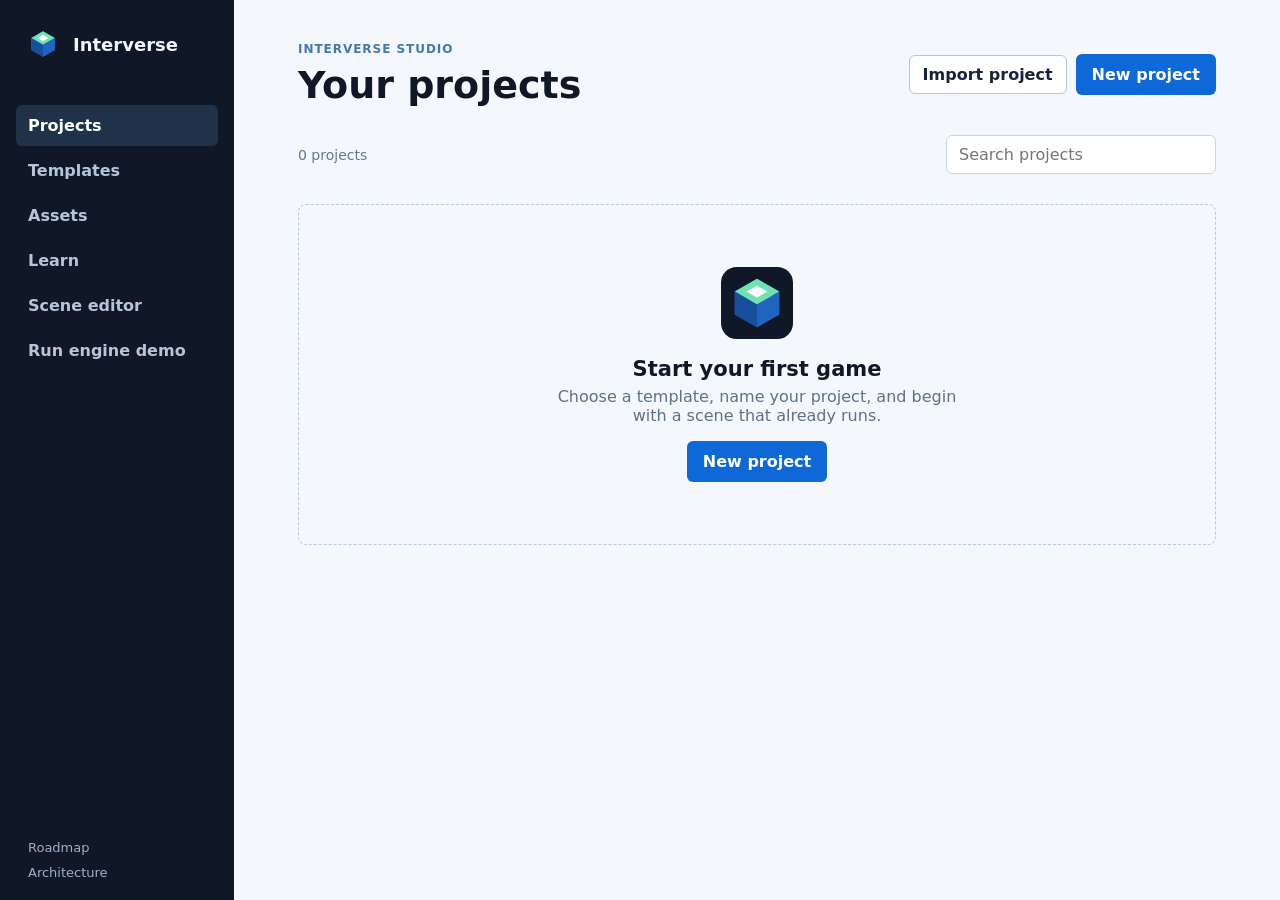
<file: docs/index.html>
<!doctype html>
<html lang="en">
  <head>
    <meta charset="utf-8" />
    <meta name="viewport" content="width=device-width, initial-scale=1" />
    <meta name="theme-color" content="#101827" />
    <meta name="apple-mobile-web-app-capable" content="yes" />
    <meta name="apple-mobile-web-app-status-bar-style" content="black-translucent" />
    <title>Interverse Studio</title>
    <link rel="manifest" href="manifest.webmanifest" />
    <link rel="icon" href="assets/interverse-mark.svg" type="image/svg+xml" />
    <link rel="apple-touch-icon" href="assets/interverse-mark-180.png" />
    <link rel="stylesheet" href="styles.css" />
  </head>
  <body>
    <div class="app-shell">
      <aside class="sidebar" aria-label="Main navigation">
        <a class="brand" href="./" aria-label="Interverse Studio home"><img src="assets/interverse-mark.svg" alt="" width="38" height="38" /><span>Interverse</span></a>
        <nav>
          <button class="nav-item active" type="button" data-view="projects">Projects</button>
          <button class="nav-item" type="button" data-view="templates">Templates</button>
          <button class="nav-item" type="button" data-view="assets">Assets</button>
          <button class="nav-item" type="button" data-view="learn">Learn</button>
          <a class="nav-item" href="editor/">Scene editor</a>
          <a class="nav-item" href="play/">Run engine demo</a>
        </nav>
        <div class="sidebar-footer"><a href="roadmap.md">Roadmap</a><a href="architecture.md">Architecture</a></div>
      </aside>
      <main>
        <header class="topbar"><div><p class="eyebrow">Interverse Studio</p><h1 id="view-title">Your projects</h1></div><div class="topbar-actions"><button class="secondary-button" id="import-project-button" type="button">Import project</button><button class="primary-button" id="new-project-button" type="button">New project</button></div></header>
        <section id="install-banner" class="install-banner" hidden aria-live="polite"><div><strong>Keep Studio close</strong><p id="install-copy">Install Interverse Studio for a focused, app-like workspace.</p></div><div class="install-actions"><button class="text-button" id="dismiss-install" type="button">Not now</button><button class="secondary-button" id="install-button" type="button">Install</button></div></section>
        <section class="content-view active" data-view-content="projects"><div class="project-toolbar"><p id="project-count" class="muted"></p><label class="search-field"><span class="sr-only">Search projects</span><input id="project-search" type="search" placeholder="Search projects" autocomplete="off" /></label></div><div id="project-grid" class="project-grid"></div><section id="empty-state" class="empty-state" hidden><img src="assets/interverse-mark.svg" alt="" width="72" height="72" /><h2>Start your first game</h2><p>Choose a template, name your project, and begin with a scene that already runs.</p><button class="primary-button" type="button" data-open-project-dialog>New project</button></section></section>
        <section class="content-view" data-view-content="templates" hidden><div class="section-heading"><p class="eyebrow">Starting points</p><h2>Templates made for the first playable build</h2></div><div id="template-grid" class="template-grid"></div></section>
        <section class="content-view" data-view-content="assets" hidden><div class="section-heading"><p class="eyebrow">Asset library</p><h2>Images ready for your scenes</h2><p class="muted">Imported images stay in this browser and can be placed as sprites in the scene editor.</p></div><div class="asset-toolbar"><button class="primary-button" id="import-assets-button" type="button">Upload images</button><p id="asset-count" class="muted"></p></div><button class="asset-drop-zone" id="asset-drop-zone" type="button">Drop images here or browse</button><div id="asset-grid" class="asset-grid"></div><section id="asset-empty-state" class="empty-state" hidden><img src="assets/interverse-mark.svg" alt="" width="72" height="72" /><h2>Import your first image</h2><p>Bring in a PNG, JPG, or WebP and place it directly in a scene.</p><button class="primary-button" type="button" data-import-assets>Upload images</button></section></section>
        <section class="content-view" data-view-content="learn" hidden><div class="section-heading"><p class="eyebrow">Learn by building</p><h2>The shortest route to a playable scene</h2></div><ol class="learning-path"><li><span>1</span><div><strong>Create a project</strong><p>Start from a focused 2D template instead of an empty scene.</p></div></li><li><span>2</span><div><strong>Build one interaction</strong><p>Place a player, an obstacle, and a goal before adding more systems.</p></div></li><li><span>3</span><div><strong>Play and share</strong><p>Use web preview first, then export through the native editor when it is ready.</p></div></li></ol></section>
      </main>
    </div>
    <dialog id="project-dialog" aria-labelledby="dialog-title"><form id="project-form" method="dialog"><div class="dialog-header"><div><p class="eyebrow">New project</p><h2 id="dialog-title">Choose a starting point</h2></div><button class="icon-button" type="button" id="close-dialog" aria-label="Close">&#215;</button></div><label class="form-label" for="project-name">Project name</label><input id="project-name" name="project-name" maxlength="48" placeholder="My first game" required /><fieldset><legend>Template</legend><div id="template-options" class="template-options"></div></fieldset><div class="dialog-actions"><button class="text-button" type="button" id="cancel-dialog">Cancel</button><button class="primary-button" type="submit">Create project</button></div></form></dialog>
    <input id="project-import" type="file" accept="application/json,.json,.interverse.json" hidden />
    <input id="asset-import" type="file" accept="image/png,image/jpeg,image/webp,image/gif" multiple hidden />
    <template id="project-card-template"><article class="project-card"><div class="project-art"><span></span></div><div class="project-card-content"><p class="project-template"></p><h2></h2><div class="project-meta"><span class="project-date"></span><div class="project-actions"><button class="open-project" type="button">Open</button><button class="delete-project" type="button">Remove</button></div></div></div></article></template>
    <script src="asset-library.js"></script>
    <script src="app.js"></script>
  </body>
</html>
</file>
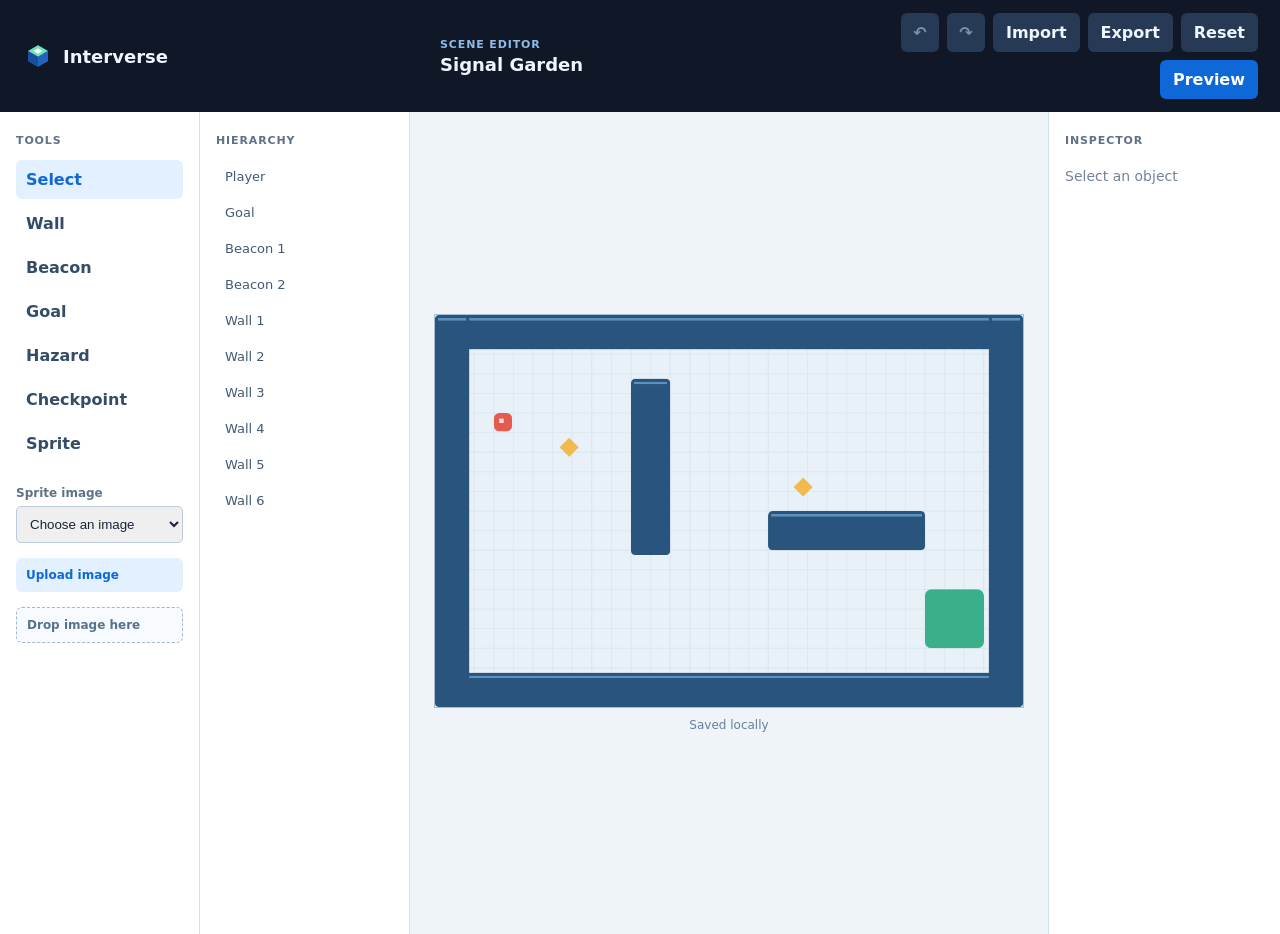
<file: docs/editor/index.html>
<!doctype html>
<html lang="en">
  <head>
    <meta charset="utf-8" />
    <meta name="viewport" content="width=device-width, initial-scale=1" />
    <meta name="theme-color" content="#101827" />
    <meta name="apple-mobile-web-app-capable" content="yes" />
    <title>Interverse Scene Editor</title>
    <link rel="manifest" href="../manifest.webmanifest" />
    <link rel="icon" href="../assets/interverse-mark.svg" type="image/svg+xml" />
    <link rel="apple-touch-icon" href="../assets/interverse-mark-180.png" />
    <link rel="stylesheet" href="editor.css?v=20260730-4" />
  </head>
  <body>
    <header class="editor-header">
      <a class="brand" href="../"><img src="../assets/interverse-mark.svg" alt="" width="32" height="32" />Interverse</a>
      <div><p class="eyebrow">Scene editor</p><h1 id="project-name">Signal Garden</h1></div>
      <div class="header-actions"><button class="icon-button" id="undo-scene" type="button" aria-label="Undo" title="Undo">&#8630;</button><button class="icon-button" id="redo-scene" type="button" aria-label="Redo" title="Redo">&#8631;</button><button class="secondary-button" id="import-scene" type="button">Import</button><button class="secondary-button" id="export-scene" type="button">Export</button><button class="secondary-button" id="reset-scene" type="button">Reset</button><button class="primary-button" id="preview-scene" type="button">Preview</button></div>
    </header>
    <main class="editor-layout">
      <aside class="tool-panel" aria-label="Scene tools">
        <p class="panel-label">Tools</p>
        <div class="tool-list">
          <button class="tool-button active" type="button" data-tool="select">Select</button>
          <button class="tool-button" type="button" data-tool="wall">Wall</button>
          <button class="tool-button" type="button" data-tool="beacon">Beacon</button>
          <button class="tool-button" type="button" data-tool="goal">Goal</button>
          <button class="tool-button" type="button" data-tool="hazard">Hazard</button>
          <button class="tool-button" type="button" data-tool="checkpoint">Checkpoint</button>
          <button class="tool-button" type="button" data-tool="sprite">Sprite</button>
          <label class="asset-select" for="sprite-asset">Sprite image<select id="sprite-asset"><option value="">Choose an image</option></select></label>
          <button class="asset-import-button" id="add-sprite-asset" type="button">Upload image</button>
          <button class="sprite-drop-zone" id="sprite-drop-zone" type="button">Drop image here</button>
        </div>
      </aside>
      <aside class="hierarchy-panel" aria-label="Scene hierarchy"><p class="panel-label">Hierarchy</p><div id="scene-hierarchy" class="scene-hierarchy"></div></aside>
      <section class="scene-workspace" aria-label="Scene workspace">
        <canvas id="scene-canvas" width="960" height="640" aria-label="Editable game scene"></canvas>
        <p id="save-status" class="save-status" aria-live="polite">Saved locally</p>
        <div id="scene-validation" class="scene-validation" hidden aria-live="polite"></div>
      </section>
      <aside class="inspector-panel" aria-label="Inspector">
        <p class="panel-label">Inspector</p>
        <div id="empty-inspector" class="empty-inspector">Select an object</div>
        <form id="object-properties" hidden>
          <p id="object-type" class="object-type"></p>
          <label>Name<input id="property-name" type="text" maxlength="48" /></label>
          <label>X<input id="property-x" type="number" step="1" /></label>
          <label>Y<input id="property-y" type="number" step="1" /></label>
          <label>Width<input id="property-width" type="number" min="16" step="1" /></label>
          <label>Height<input id="property-height" type="number" min="16" step="1" /></label>
          <button class="secondary-button" id="duplicate-object" type="button">Duplicate</button><button class="danger-button" id="delete-object" type="button">Delete</button>
        </form>
      </aside>
    </main>
    <input id="scene-import" type="file" accept="application/json,.json,.interverse.json" hidden />
    <input id="sprite-image-import" type="file" accept="image/png,image/jpeg,image/webp,image/gif" multiple hidden />
    <script src="../asset-library.js?v=20260730-2"></script>
    <script src="editor.js?v=20260730-4"></script>
  </body>
</html>
</file>
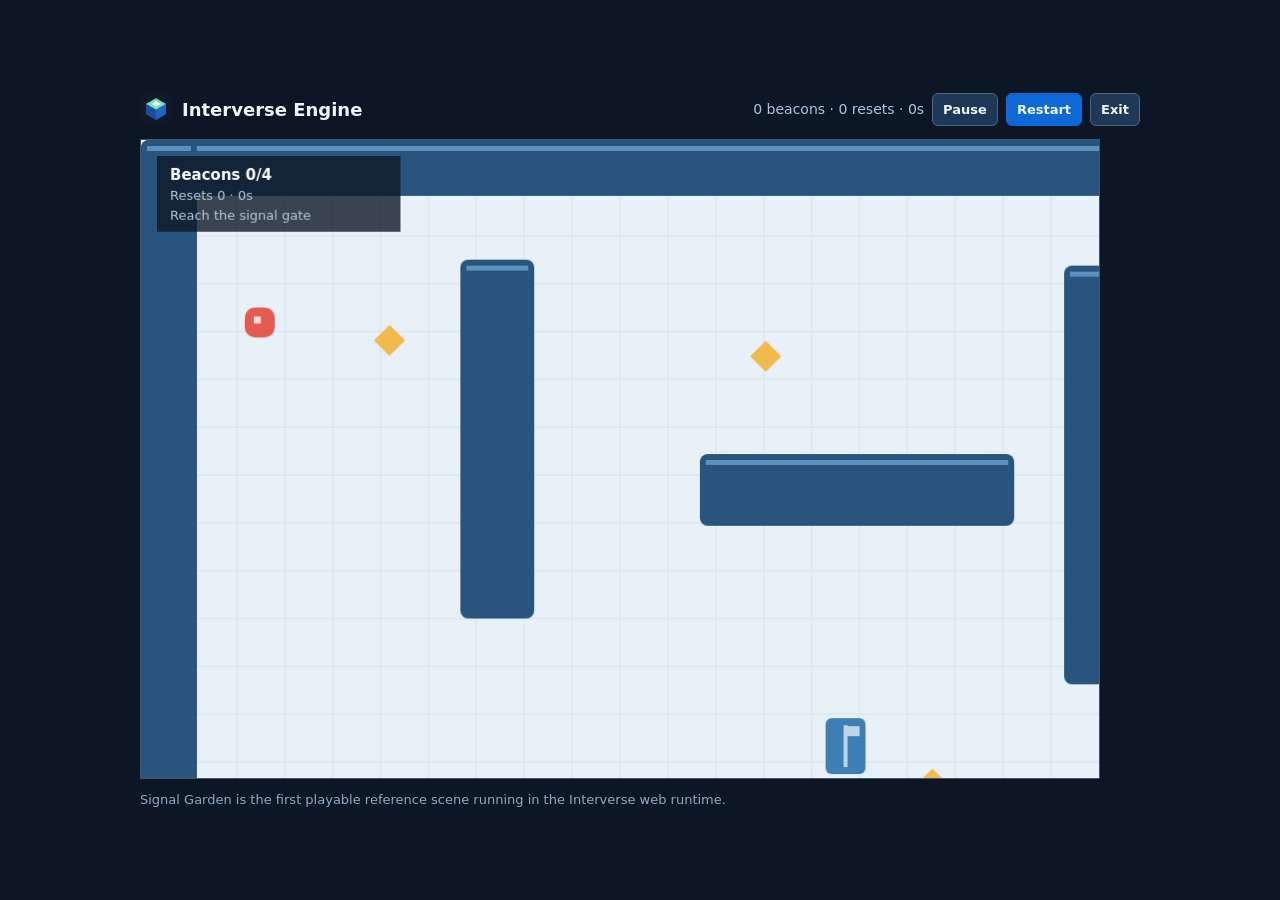
<file: docs/play/index.html>
<!doctype html>
<html lang="en">
  <head>
    <meta charset="utf-8" />
    <meta name="viewport" content="width=device-width, initial-scale=1" />
    <meta name="theme-color" content="#101827" />
    <meta name="apple-mobile-web-app-capable" content="yes" />
    <title>Interverse Engine Demo</title>
    <link rel="manifest" href="../manifest.webmanifest" />
    <link rel="icon" href="../assets/interverse-mark.svg" type="image/svg+xml" />
    <link rel="apple-touch-icon" href="../assets/interverse-mark-180.png" />
    <style>
      :root { background: #0d1624; color: #eff5fb; font-family: Inter, ui-sans-serif, system-ui, sans-serif; }
      * { box-sizing: border-box; }
      body { align-items: center; display: grid; margin: 0; min-height: 100vh; padding: 24px; place-items: center; }
      main { max-width: 1000px; width: 100%; }
      header { align-items: center; display: flex; gap: 16px; justify-content: space-between; margin-bottom: 13px; }
      .brand { align-items: center; color: #eff5fb; display: flex; font-size: 18px; font-weight: 750; gap: 10px; text-decoration: none; }
      .brand img { border-radius: 8px; }
      #game-status { color: #a9c5dd; font-size: 14px; margin: 0; }
      .play-actions { align-items: center; display: flex; flex-wrap: wrap; gap: 8px; justify-content: flex-end; }.play-actions a, .play-actions button { background: #1e3856; border: 1px solid #496887; border-radius: 6px; color: #eff5fb; cursor: pointer; font: inherit; font-size: 13px; font-weight: 750; padding: 8px 10px; text-decoration: none; }.play-actions a:hover, .play-actions button:hover { background: #2a4c70; }.play-actions #restart-game { background: #0e68d8; border-color: #0e68d8; }
      canvas { background: #e8f1f8; border: 1px solid #41556c; display: block; height: auto; max-width: 100%; width: 960px; }
      .touch-controls { display: none; }
      .caption { color: #91a8c1; font-size: 13px; margin: 13px 0 0; }
      @media (max-width: 600px) { body { padding: 14px; } header { align-items: flex-start; flex-direction: column; gap: 8px; }.play-actions { justify-content: flex-start; } }
      @media (max-width: 700px), (pointer: coarse) { .touch-controls { display: grid; gap: 6px; grid-template-columns: repeat(3, 54px); justify-content: center; margin: 18px auto 0; touch-action: none; }.touch-controls button { align-items: center; background: #1e3856; border: 1px solid #496887; border-radius: 7px; color: #eff5fb; display: flex; font-size: 21px; height: 54px; justify-content: center; padding: 0; }.touch-controls button:active { background: #0e68d8; }.touch-controls button[data-direction="up"] { grid-column: 2; }.touch-controls button[data-direction="left"] { grid-column: 1; grid-row: 2; }.touch-controls button[data-direction="down"] { grid-column: 2; grid-row: 2; }.touch-controls button[data-direction="right"] { grid-column: 3; grid-row: 2; } }
    </style>
  </head>
  <body>
    <main>
      <header><a class="brand" href="../"><img src="../assets/interverse-mark.svg" alt="" width="32" height="32" />Interverse Engine</a><div class="play-actions"><p id="game-status" aria-live="polite"></p><button id="pause-game" type="button">Pause</button><button id="restart-game" type="button">Restart</button><a id="exit-preview" href="../">Exit</a></div></header>
      <canvas width="960" height="640" aria-label="Signal Garden game"></canvas>
      <div id="touch-controls" class="touch-controls" aria-label="Movement controls"><button type="button" data-direction="up" aria-label="Move up">&uarr;</button><button type="button" data-direction="left" aria-label="Move left">&larr;</button><button type="button" data-direction="down" aria-label="Move down">&darr;</button><button type="button" data-direction="right" aria-label="Move right">&rarr;</button></div>
      <p class="caption">Signal Garden is the first playable reference scene running in the Interverse web runtime.</p>
    </main>
    <script type="module" src="main.js"></script>
  </body>
</html>
</file>
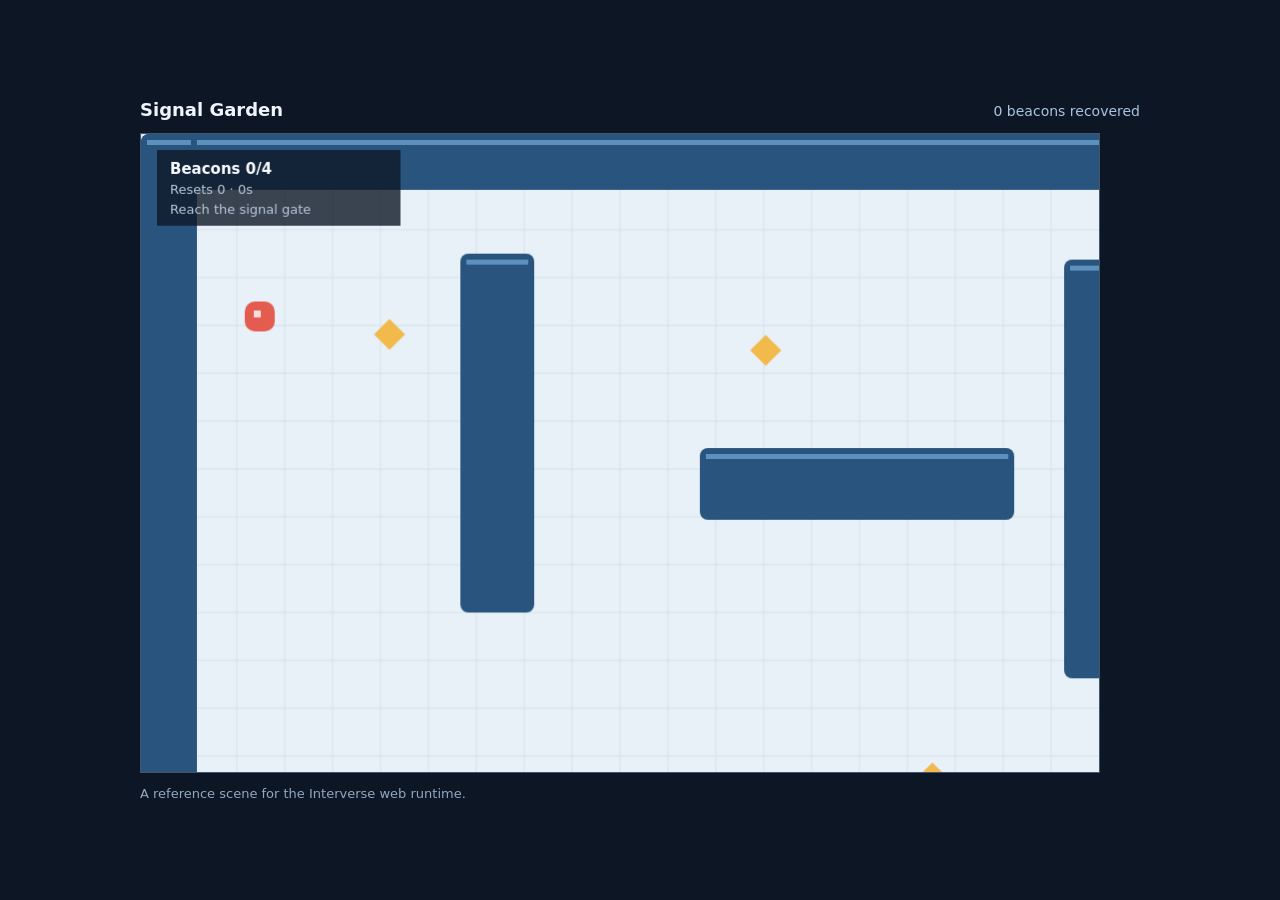
<file: examples/first-game/index.html>
<!doctype html>
<html lang="en">
  <head>
    <meta charset="utf-8" />
    <meta name="viewport" content="width=device-width, initial-scale=1" />
    <title>Interverse First Game</title>
    <style>
      :root { background: #0d1624; color: #eff5fb; font-family: Inter, ui-sans-serif, system-ui, sans-serif; }
      * { box-sizing: border-box; }
      body { align-items: center; display: grid; margin: 0; min-height: 100vh; padding: 24px; place-items: center; }
      main { max-width: 1000px; width: 100%; }
      header { align-items: baseline; display: flex; gap: 16px; justify-content: space-between; margin-bottom: 13px; }
      h1 { font-size: 18px; letter-spacing: 0; margin: 0; }
      #game-status { color: #a9c5dd; font-size: 14px; margin: 0; }
      canvas { background: #e8f1f8; border: 1px solid #41556c; display: block; height: auto; max-width: 100%; width: 960px; }
      .caption { color: #91a8c1; font-size: 13px; margin: 13px 0 0; }
      @media (max-width: 600px) { body { padding: 14px; } header { align-items: flex-start; flex-direction: column; gap: 5px; } }
    </style>
  </head>
  <body>
    <main>
      <header><h1>Signal Garden</h1><p id="game-status" aria-live="polite"></p></header>
      <canvas width="960" height="640" aria-label="Signal Garden game"></canvas>
      <p class="caption">A reference scene for the Interverse web runtime.</p>
    </main>
    <script type="module" src="main.js"></script>
  </body>
</html>
</file>
<file: docs/styles.css>
:root { color: #101827; background: #f4f7fb; font-family: Inter, ui-sans-serif, system-ui, -apple-system, BlinkMacSystemFont, "Segoe UI", sans-serif; }
* { box-sizing: border-box; }
[hidden] { display: none !important; }
body { margin: 0; min-width: 320px; }
button, input { font: inherit; }
button { cursor: pointer; }
.app-shell { min-height: 100vh; display: grid; grid-template-columns: 234px minmax(0, 1fr); }
.sidebar { background: #101827; color: #eff6ff; display: flex; flex-direction: column; padding: 25px 16px 20px; }
.brand { color: inherit; display: flex; align-items: center; gap: 11px; font-size: 18px; font-weight: 750; text-decoration: none; margin: 0 8px 42px; }
.brand img { border-radius: 10px; }
nav { display: grid; gap: 4px; }
.nav-item { background: transparent; border: 0; border-radius: 6px; color: #b6c5d9; display: block; font-weight: 650; padding: 11px 12px; text-align: left; text-decoration: none; }
.nav-item:hover, .nav-item.active { background: #20314a; color: #fff; }
.sidebar-footer { display: grid; gap: 10px; margin: auto 12px 0; }
.sidebar-footer a { color: #9db0c9; font-size: 13px; text-decoration: none; }
.sidebar-footer a:hover { color: #fff; }
main { max-width: 1420px; padding: 42px clamp(24px, 5vw, 78px) 72px; width: 100%; }
.topbar { align-items: center; display: flex; gap: 20px; justify-content: space-between; margin-bottom: 28px; }
.topbar-actions { align-items: center; display: flex; gap: 9px; }
.eyebrow { color: #4677ad; font-size: 12px; font-weight: 800; letter-spacing: .08em; margin: 0 0 7px; text-transform: uppercase; }
h1, h2, p { margin-top: 0; }
h1 { font-size: clamp(28px, 3vw, 38px); letter-spacing: 0; margin-bottom: 0; }
h2 { letter-spacing: 0; }
.primary-button, .secondary-button, .text-button, .icon-button { border-radius: 6px; border: 0; font-weight: 750; }
.primary-button { background: #0e68d8; color: #fff; padding: 11px 16px; }
.primary-button:hover { background: #0759bd; }
.secondary-button { background: #fff; border: 1px solid #b6c5d9; color: #16233a; padding: 9px 13px; }
.text-button { background: transparent; color: #335779; padding: 9px 12px; }
.text-button:hover { color: #0e68d8; }
.install-banner { align-items: center; background: #dcecff; border: 1px solid #b7d5fb; border-radius: 8px; display: flex; gap: 20px; justify-content: space-between; margin-bottom: 31px; padding: 16px 18px; }
.install-banner strong { font-size: 15px; }
.install-banner p { color: #3d5570; font-size: 14px; margin: 4px 0 0; }
.install-actions { display: flex; align-items: center; gap: 2px; flex-shrink: 0; }
.content-view { animation: appear .18s ease-out; }
@keyframes appear { from { opacity: 0; transform: translateY(4px); } to { opacity: 1; transform: none; } }
.project-toolbar { align-items: center; display: flex; justify-content: space-between; margin-bottom: 18px; }
.muted { color: #667991; font-size: 14px; margin: 0; }
.search-field input { background: #fff; border: 1px solid #c9d4e3; border-radius: 6px; padding: 9px 12px; width: min(270px, 42vw); }
.search-field input:focus, #project-name:focus { border-color: #0e68d8; box-shadow: 0 0 0 3px #b7d5fb; outline: 0; }
.project-grid, .template-grid { display: grid; gap: 18px; grid-template-columns: repeat(auto-fill, minmax(220px, 1fr)); }
.asset-toolbar { align-items: center; display: flex; gap: 14px; margin: 22px 0 14px; }.asset-drop-zone { background: #f8fbfe; border: 2px dashed #91b7df; border-radius: 8px; color: #275681; font-weight: 750; margin: 0 0 18px; padding: 24px; text-align: center; width: 100%; }.asset-drop-zone:hover, .asset-drop-zone.is-dragging { background: #e2f0ff; border-color: #0e68d8; color: #0759bd; }.asset-grid { display: grid; gap: 18px; grid-template-columns: repeat(auto-fill, minmax(180px, 1fr)); }.asset-card { background: #fff; border: 1px solid #d7e0eb; border-radius: 8px; overflow: hidden; }.asset-card img { aspect-ratio: 1.35; background: #e9f1f7; display: block; object-fit: contain; width: 100%; }.asset-card-content { align-items: center; display: flex; gap: 8px; justify-content: space-between; padding: 12px; }.asset-card h3 { font-size: 14px; margin: 0; overflow-wrap: anywhere; }.asset-card button { background: transparent; border: 0; color: #ad2639; font-size: 12px; padding: 5px; }
.project-card { background: #fff; border: 1px solid #d7e0eb; border-radius: 8px; overflow: hidden; }
.project-art { align-items: center; aspect-ratio: 1.8; background: linear-gradient(135deg, #174f9d, #2b79e8 55%, #70e2b0); display: flex; justify-content: center; }
.project-art span { background: #fff; border-radius: 50%; box-shadow: 44px 22px 0 #9fe9c9, -44px 18px 0 #f7c65b; height: 38px; width: 38px; }
.project-card-content { padding: 15px; }
.project-template { color: #4677ad; font-size: 12px; font-weight: 800; letter-spacing: .06em; margin-bottom: 6px; text-transform: uppercase; }
.project-card h2 { font-size: 17px; margin-bottom: 18px; overflow-wrap: anywhere; }
.project-meta { align-items: center; color: #72849a; display: flex; font-size: 12px; justify-content: space-between; }
.project-actions { display: flex; gap: 12px; }
.export-project { background: transparent; border: 0; color: #0e68d8; font-size: 12px; padding: 0; }
.export-project:hover { text-decoration: underline; }
.delete-project { background: transparent; border: 0; color: #64768c; font-size: 12px; padding: 0; }
.delete-project:hover { color: #bf283c; text-decoration: underline; }
.empty-state { align-items: center; border: 1px dashed #b7c8db; border-radius: 8px; display: flex; flex-direction: column; margin-top: 12px; padding: 62px 22px; text-align: center; }
.empty-state h2 { font-size: 21px; margin: 18px 0 6px; }
.empty-state p { color: #5f7187; max-width: 420px; }
.section-heading { max-width: 660px; margin-bottom: 26px; }
.section-heading h2 { font-size: clamp(24px, 2.5vw, 31px); margin-bottom: 0; }
.template-card { background: #fff; border: 1px solid #d7e0eb; border-radius: 8px; min-height: 194px; padding: 20px; }
.template-card:nth-child(2n) { border-top: 4px solid #f1b544; }
.template-card:nth-child(3n) { border-top: 4px solid #38b98d; }
.template-icon { align-items: center; background: #e4f0ff; border-radius: 6px; color: #0e68d8; display: flex; font-weight: 850; height: 35px; justify-content: center; width: 35px; }
.template-card h3 { font-size: 17px; margin: 18px 0 7px; }
.template-card p { color: #60728a; font-size: 14px; min-height: 42px; }
.template-card button { margin-top: 9px; }
.learning-path { display: grid; gap: 1px; list-style: none; margin: 0; max-width: 720px; padding: 0; }
.learning-path li { align-items: flex-start; background: #fff; border: 1px solid #d7e0eb; display: flex; gap: 17px; padding: 19px; }
.learning-path li:first-child { border-radius: 8px 8px 0 0; }
.learning-path li:last-child { border-radius: 0 0 8px 8px; }
.learning-path span { align-items: center; background: #101827; border-radius: 50%; color: #fff; display: flex; flex: 0 0 29px; font-size: 13px; font-weight: 750; height: 29px; justify-content: center; }
.learning-path strong { font-size: 16px; }
.learning-path p { color: #60728a; font-size: 14px; margin: 5px 0 0; }
dialog { border: 0; border-radius: 8px; box-shadow: 0 24px 80px #0b172b66; color: #101827; max-width: min(510px, calc(100% - 32px)); padding: 0; width: 100%; }
dialog::backdrop { background: #10182799; }
dialog form { padding: 25px; }
.dialog-header { align-items: flex-start; display: flex; justify-content: space-between; margin-bottom: 23px; }
.dialog-header h2 { font-size: 23px; margin-bottom: 0; }
.icon-button { background: transparent; color: #52657d; font-size: 28px; line-height: 24px; padding: 1px 7px; }
.form-label, legend { display: block; font-size: 13px; font-weight: 750; margin-bottom: 7px; }
#project-name { border: 1px solid #c9d4e3; border-radius: 6px; padding: 11px; width: 100%; }
fieldset { border: 0; margin: 24px 0 0; padding: 0; }
.template-options { display: grid; gap: 8px; }
.template-option { align-items: center; border: 1px solid #d1dce9; border-radius: 6px; display: flex; gap: 10px; padding: 11px; }
.template-option:has(input:checked) { background: #edf5ff; border-color: #75aae8; }
.template-option input { accent-color: #0e68d8; }
.template-option span { display: block; }
.template-option small { color: #63758c; display: block; margin-top: 2px; }
.dialog-actions { display: flex; gap: 8px; justify-content: flex-end; margin-top: 25px; }
.sr-only { height: 1px; margin: -1px; overflow: hidden; position: absolute; width: 1px; clip: rect(0, 0, 0, 0); }
@media (max-width: 700px) { .app-shell { display: block; } .sidebar { align-items: center; flex-direction: row; min-height: 68px; padding: 12px 16px; } .brand { margin: 0 21px 0 0; } .brand span { display: none; } .sidebar nav { display: flex; gap: 2px; } .nav-item { padding: 9px 8px; font-size: 13px; } .sidebar nav .nav-item:last-child { display: none; } .sidebar-footer { display: none; } main { padding: 28px 20px 48px; } .topbar { align-items: flex-start; } .topbar-actions { flex-direction: column-reverse; align-items: stretch; } .primary-button, .secondary-button { padding: 10px 12px; text-align: center; } .install-banner { align-items: flex-start; flex-direction: column; gap: 10px; } .project-toolbar { align-items: flex-start; flex-direction: column; gap: 12px; } .search-field, .search-field input { width: 100%; } .project-grid, .template-grid { grid-template-columns: 1fr; } }
</file>
<file: docs/editor/editor.css>
:root { background: #eef4f8; color: #101827; font-family: Inter, ui-sans-serif, system-ui, -apple-system, BlinkMacSystemFont, "Segoe UI", sans-serif; }
* { box-sizing: border-box; }
[hidden] { display: none !important; }
body { margin: 0; min-width: 320px; }
button, input { font: inherit; }
button { cursor: pointer; }
.editor-header { align-items: center; background: #101827; color: #eff6ff; display: grid; gap: 18px; grid-template-columns: minmax(160px, 1fr) minmax(180px, 1fr) minmax(160px, 1fr); min-height: 78px; padding: 13px 22px; }
.brand { align-items: center; color: inherit; display: flex; font-size: 18px; font-weight: 750; gap: 9px; text-decoration: none; }.brand img { border-radius: 8px; }
.eyebrow { color: #8ebce7; font-size: 11px; font-weight: 800; letter-spacing: .08em; margin: 0 0 3px; text-transform: uppercase; }.editor-header h1 { font-size: 18px; margin: 0; }
.header-actions { display: flex; flex-wrap: wrap; gap: 8px; justify-content: flex-end; }.primary-button, .secondary-button, .tool-button, .danger-button, .icon-button { border: 0; border-radius: 6px; font-weight: 750; padding: 10px 13px; }.primary-button { background: #0e68d8; color: #fff; }.primary-button:hover { background: #0759bd; }.secondary-button { background: #263a56; color: #eff6ff; }.secondary-button:hover { background: #34516f; }.icon-button { background: #263a56; color: #eff6ff; min-height: 38px; min-width: 38px; padding: 7px; }.icon-button:disabled { color: #7990a8; cursor: not-allowed; }
.editor-layout { display: grid; grid-template-columns: 200px 210px minmax(0, 1fr) 232px; min-height: calc(100vh - 78px); }.tool-panel { grid-column: 1; }.hierarchy-panel { grid-column: 2; }.scene-workspace { grid-column: 3; }.inspector-panel { grid-column: 4; }.tool-panel, .hierarchy-panel, .inspector-panel { background: #fff; padding: 22px 16px; }.tool-panel, .hierarchy-panel { border-right: 1px solid #d5e0eb; }.inspector-panel { border-left: 1px solid #d5e0eb; }.panel-label { color: #5f7187; font-size: 11px; font-weight: 800; letter-spacing: .08em; margin: 0 0 13px; text-transform: uppercase; }
.tool-list { display: grid; gap: 5px; }.tool-button { background: transparent; color: #334d68; padding: 10px; text-align: left; }.tool-button:hover, .tool-button.active { background: #e2f0ff; color: #0e68d8; }
.asset-select { color: #5f7187; display: grid; font-size: 12px; font-weight: 700; gap: 6px; margin-top: 18px; }.asset-select select { border: 1px solid #bdcbdb; border-radius: 5px; color: #17243a; padding: 9px; width: 100%; }
.asset-import-button, .sprite-drop-zone { border: 0; border-radius: 6px; font-size: 12px; font-weight: 750; margin-top: 10px; padding: 10px; text-align: left; width: 100%; }.asset-import-button { background: #e2f0ff; color: #0e68d8; }.sprite-drop-zone { background: #f7fbff; border: 1px dashed #9db8d3; color: #58718c; }.sprite-drop-zone.is-dragging { background: #e2f0ff; border-color: #0e68d8; color: #0e68d8; }
.scene-hierarchy { display: grid; gap: 3px; }.hierarchy-item { background: transparent; border: 0; border-radius: 5px; color: #405a75; font-size: 13px; overflow: hidden; padding: 9px; text-align: left; text-overflow: ellipsis; white-space: nowrap; }.hierarchy-item:hover, .hierarchy-item.active { background: #e2f0ff; color: #0e68d8; }
.scene-workspace { align-items: center; display: flex; flex-direction: column; justify-content: center; min-width: 0; padding: 24px; }.scene-workspace canvas { background: #e8f1f8; border: 1px solid #aabed1; height: auto; max-width: 100%; touch-action: none; width: 960px; }.save-status { color: #66809c; font-size: 12px; margin: 10px 0 0; }.scene-validation { background: #fff4e5; border: 1px solid #f0c47a; border-radius: 6px; color: #855409; font-size: 12px; margin-top: 12px; max-width: 960px; padding: 10px 12px; width: 100%; }
.empty-inspector { color: #718399; font-size: 14px; padding: 8px 0; }.object-type { color: #0e68d8; font-size: 13px; font-weight: 750; margin: 0 0 17px; }#object-properties { display: grid; gap: 14px; }#object-properties label { color: #53687f; display: grid; font-size: 12px; font-weight: 700; gap: 6px; }#object-properties input { border: 1px solid #bdcbdb; border-radius: 5px; color: #17243a; padding: 9px; width: 100%; }#object-properties input:focus { border-color: #0e68d8; box-shadow: 0 0 0 3px #cde4fb; outline: 0; }.danger-button { background: #fff0f1; color: #ad2639; margin-top: 6px; }.danger-button:hover { background: #ffdce0; }
@media (max-width: 1060px) { .editor-layout { grid-template-columns: 180px minmax(0, 1fr) 220px; }.hierarchy-panel { display: none; }.scene-workspace { grid-column: 2; }.inspector-panel { grid-column: 3; } }@media (max-width: 820px) { .editor-header { grid-template-columns: 1fr auto; }.editor-header > div:nth-child(2) { display: none; }.editor-layout { grid-template-columns: 1fr; }.tool-panel, .scene-workspace, .inspector-panel { grid-column: 1; }.tool-panel { border-bottom: 1px solid #d5e0eb; border-right: 0; padding: 11px 14px; }.tool-panel .panel-label, .inspector-panel .panel-label { display: none; }.tool-list { display: flex; overflow-x: auto; }.tool-button { flex: 0 0 auto; }.scene-workspace { padding: 14px; }.inspector-panel { border-left: 0; border-top: 1px solid #d5e0eb; padding: 18px; }.inspector-panel form { grid-template-columns: 1fr 1fr; }.danger-button, #duplicate-object { grid-column: 1 / -1; } }
</file>
